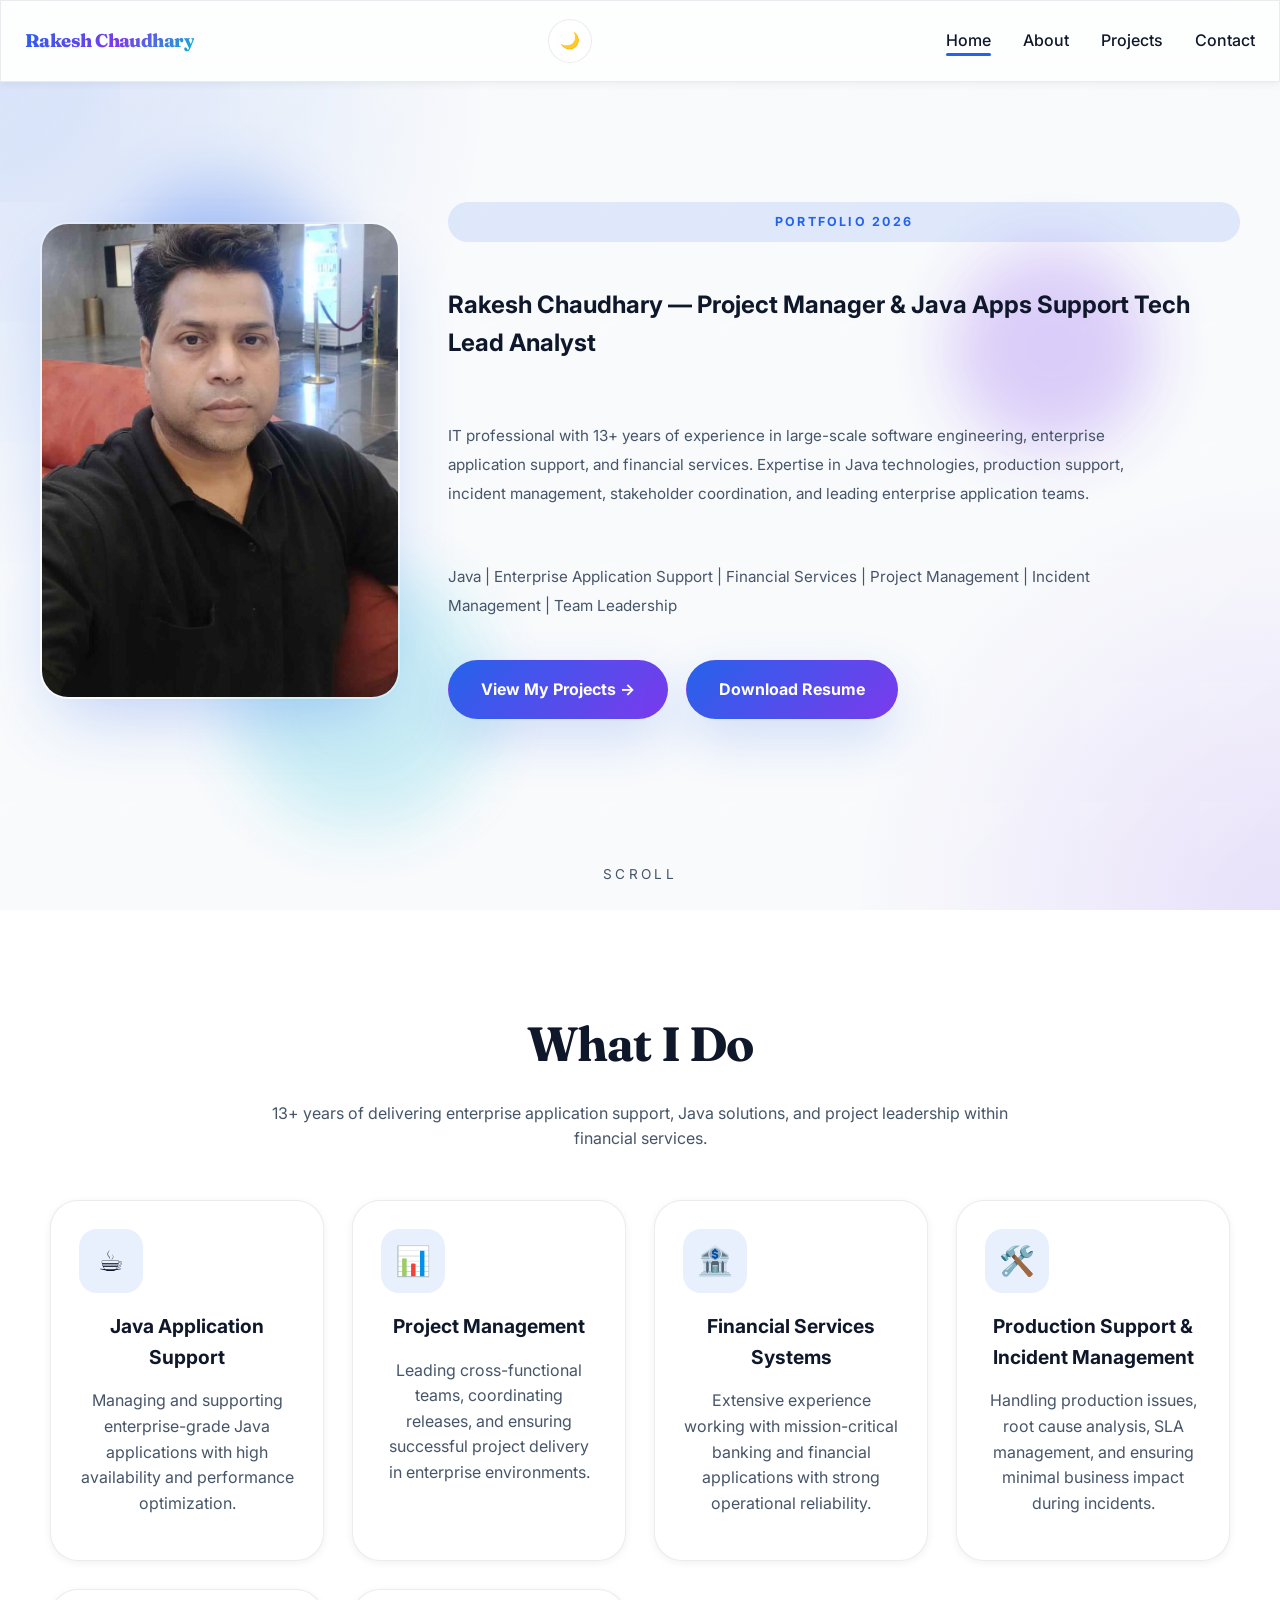
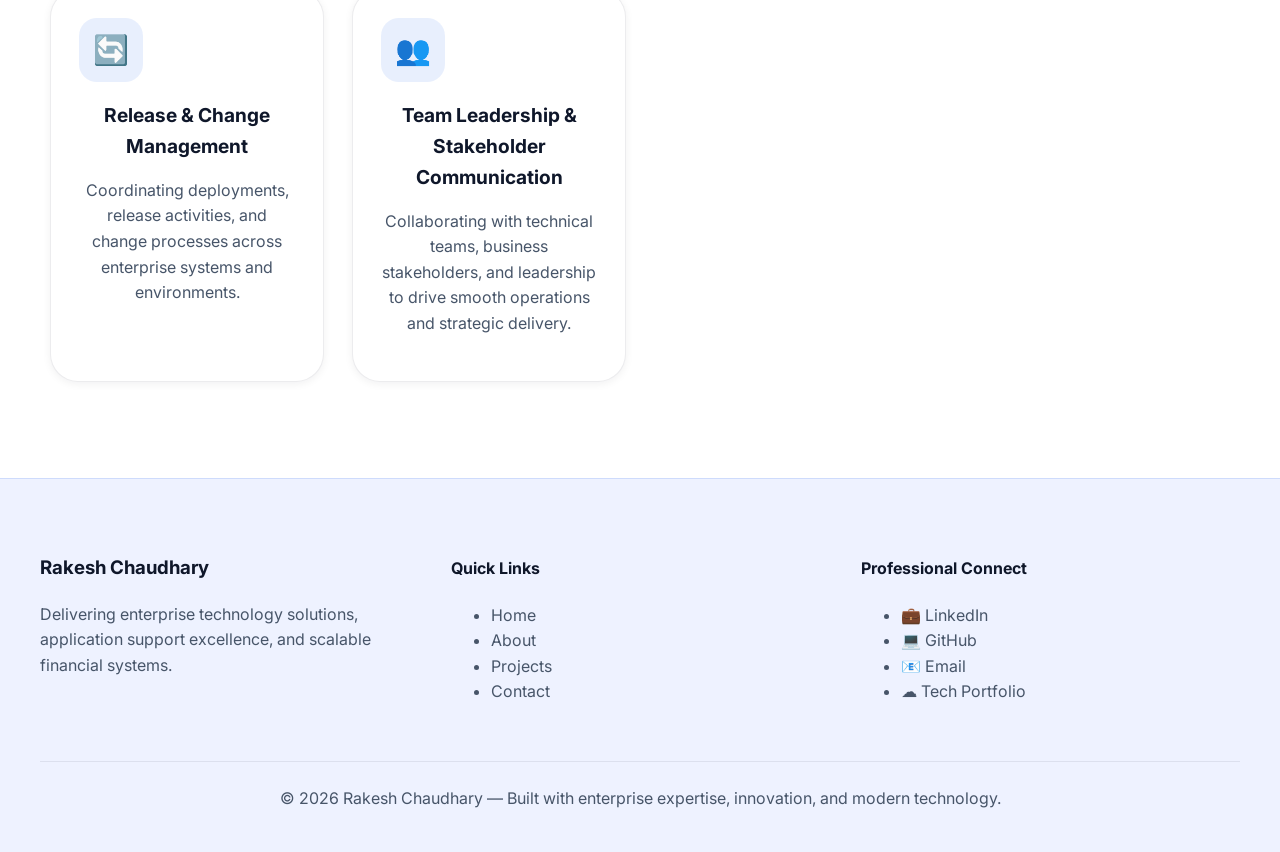
<file: index.html>
<!DOCTYPE html>
<html lang="en">
<head>
  <meta charset="UTF-8">
  <meta name="viewport" content="width=device-width, initial-scale=1.0">
  <title>RakeshChaudhary | Java Devloper and project manager</title>
  <link rel="stylesheet" href="styles.css">
</head>
<body>
  <!-- Site navigation bar -->
  <!-- Brand name on the left -->
  <!-- Navigation links on the right -->
  <!-- Hamburger menu for mobile -->
  <nav class="site-nav">
    <div class="nav-brand">Rakesh Chaudhary</div>
    <div class="nav-actions">
      <button class="theme-toggle" id="theme-toggle" aria-label="Activate dark theme" aria-pressed="false">🌙</button>
      <button class="nav-toggle" id="nav-toggle" aria-label="Toggle menu">☰</button>
    </div>
    <ul class="nav-links" id="nav-links">
      <li><a href="index.html" class="active">Home</a></li>
      <li><a href="about.html">About</a></li>
      <li><a href="projects.html">Projects</a></li>
      <li><a href="contact.html">Contact</a></li>
    </ul>
  </nav>

  <!-- Hero section for an enterprise IT leader -->
  <section class="hero">
    <div class="hero-decor">
      <span class="hero-blob hero-blob-1"></span>
      <span class="hero-blob hero-blob-2"></span>
      <span class="hero-blob hero-blob-3"></span>
      <span class="hero-scroll">Scroll</span>
    </div>
    <div class="hero-grid">
      <div class="hero-figure">
        <img src="profile.jpg" alt="Rakesh Chaudhary" class="hero-image">
      </div>
      <div class="hero-inner">
        <span class="hero-eyebrow">PORTFOLIO 2026</span>
        <h2>Rakesh Chaudhary — Project Manager &amp; Java Apps Support Tech Lead Analyst</h2>
        <p>IT professional with 13+ years of experience in large-scale software engineering, enterprise application support, and financial services. Expertise in Java technologies, production support, incident management, stakeholder coordination, and leading enterprise application teams.</p>
        <p class="hero-skills">Java | Enterprise Application Support | Financial Services | Project Management | Incident Management | Team Leadership</p>
        <div class="hero-actions">
          <a href="projects.html" class="btn btn-primary">View My Projects →</a>
          <a href="Rakesh_Chaudhary_CV.docx" download class="btn btn-secondary">Download Resume</a>
        </div>
      </div>
    </div>
  </section>

  <!-- Core Expertise section highlighting enterprise IT leadership and support experience -->
  <section class="skills-section">
    <div class="skills-content">
      <h2>What I Do</h2>
      <p class="skills-tagline">13+ years of delivering enterprise application support, Java solutions, and project leadership within financial services.</p>
      <div class="skills-grid">
        <!-- Expertise card: Java Application Support -->
        <article class="skill-card">
          <div class="skill-icon">☕</div>
          <h3>Java Application Support</h3>
          <p>Managing and supporting enterprise-grade Java applications with high availability and performance optimization.</p>
        </article>
        <!-- Expertise card: Project Management -->
        <article class="skill-card">
          <div class="skill-icon">📊</div>
          <h3>Project Management</h3>
          <p>Leading cross-functional teams, coordinating releases, and ensuring successful project delivery in enterprise environments.</p>
        </article>
        <!-- Expertise card: Financial Services Systems -->
        <article class="skill-card">
          <div class="skill-icon">🏦</div>
          <h3>Financial Services Systems</h3>
          <p>Extensive experience working with mission-critical banking and financial applications with strong operational reliability.</p>
        </article>
        <!-- Expertise card: Production Support & Incident Management -->
        <article class="skill-card">
          <div class="skill-icon">🛠️</div>
          <h3>Production Support &amp; Incident Management</h3>
          <p>Handling production issues, root cause analysis, SLA management, and ensuring minimal business impact during incidents.</p>
        </article>
        <!-- Expertise card: Release & Change Management -->
        <article class="skill-card">
          <div class="skill-icon">🔄</div>
          <h3>Release &amp; Change Management</h3>
          <p>Coordinating deployments, release activities, and change processes across enterprise systems and environments.</p>
        </article>
        <!-- Expertise card: Team Leadership & Stakeholder Communication -->
        <article class="skill-card">
          <div class="skill-icon">👥</div>
          <h3>Team Leadership &amp; Stakeholder Communication</h3>
          <p>Collaborating with technical teams, business stakeholders, and leadership to drive smooth operations and strategic delivery.</p>
        </article>
      </div>
    </div>
  </section>

  <!-- PROFESSIONAL ENTERPRISE FOOTER -->
  <footer class="site-footer">
    <div class="footer-content">
      <div class="footer-grid">
        <!-- Column 1: Brand Section -->
        <div class="footer-column">
          <h3 class="footer-heading">Rakesh Chaudhary</h3>
          <p class="footer-tagline">Delivering enterprise technology solutions, application support excellence, and scalable financial systems.</p>
        </div>

        <!-- Column 2: Quick Links -->
        <div class="footer-column">
          <h4 class="footer-heading">Quick Links</h4>
          <ul class="footer-links">
            <li><a href="index.html">Home</a></li>
            <li><a href="about.html">About</a></li>
            <li><a href="projects.html">Projects</a></li>
            <li><a href="contact.html">Contact</a></li>
          </ul>
        </div>

        <!-- Column 3: Professional Connect -->
        <div class="footer-column">
          <h4 class="footer-heading">Professional Connect</h4>
          <ul class="footer-social-links">
            <li><a href="https://www.linkedin.com/in/rakesh-chaudhary-27833222" target="_blank" rel="noopener">💼 LinkedIn</a></li>
            <li><a href="https://github.com/RakeshChaudhary" target="_blank" rel="noopener">💻 GitHub</a></li>
            <li><a href="mailto:rakeshparwatihiralal.chaudhary@gmail.com">📧 Email</a></li>
            <li><a href="#">☁️ Tech Portfolio</a></li>
          </ul>
        </div>
      </div>

      <!-- Copyright Strip -->
      <div class="footer-copyright">
        <p>© 2026 Rakesh Chaudhary — Built with enterprise expertise, innovation, and modern technology.</p>
      </div>
    </div>
  </footer>

  <script src="script.js"></script>
</body>
</html>
</file>
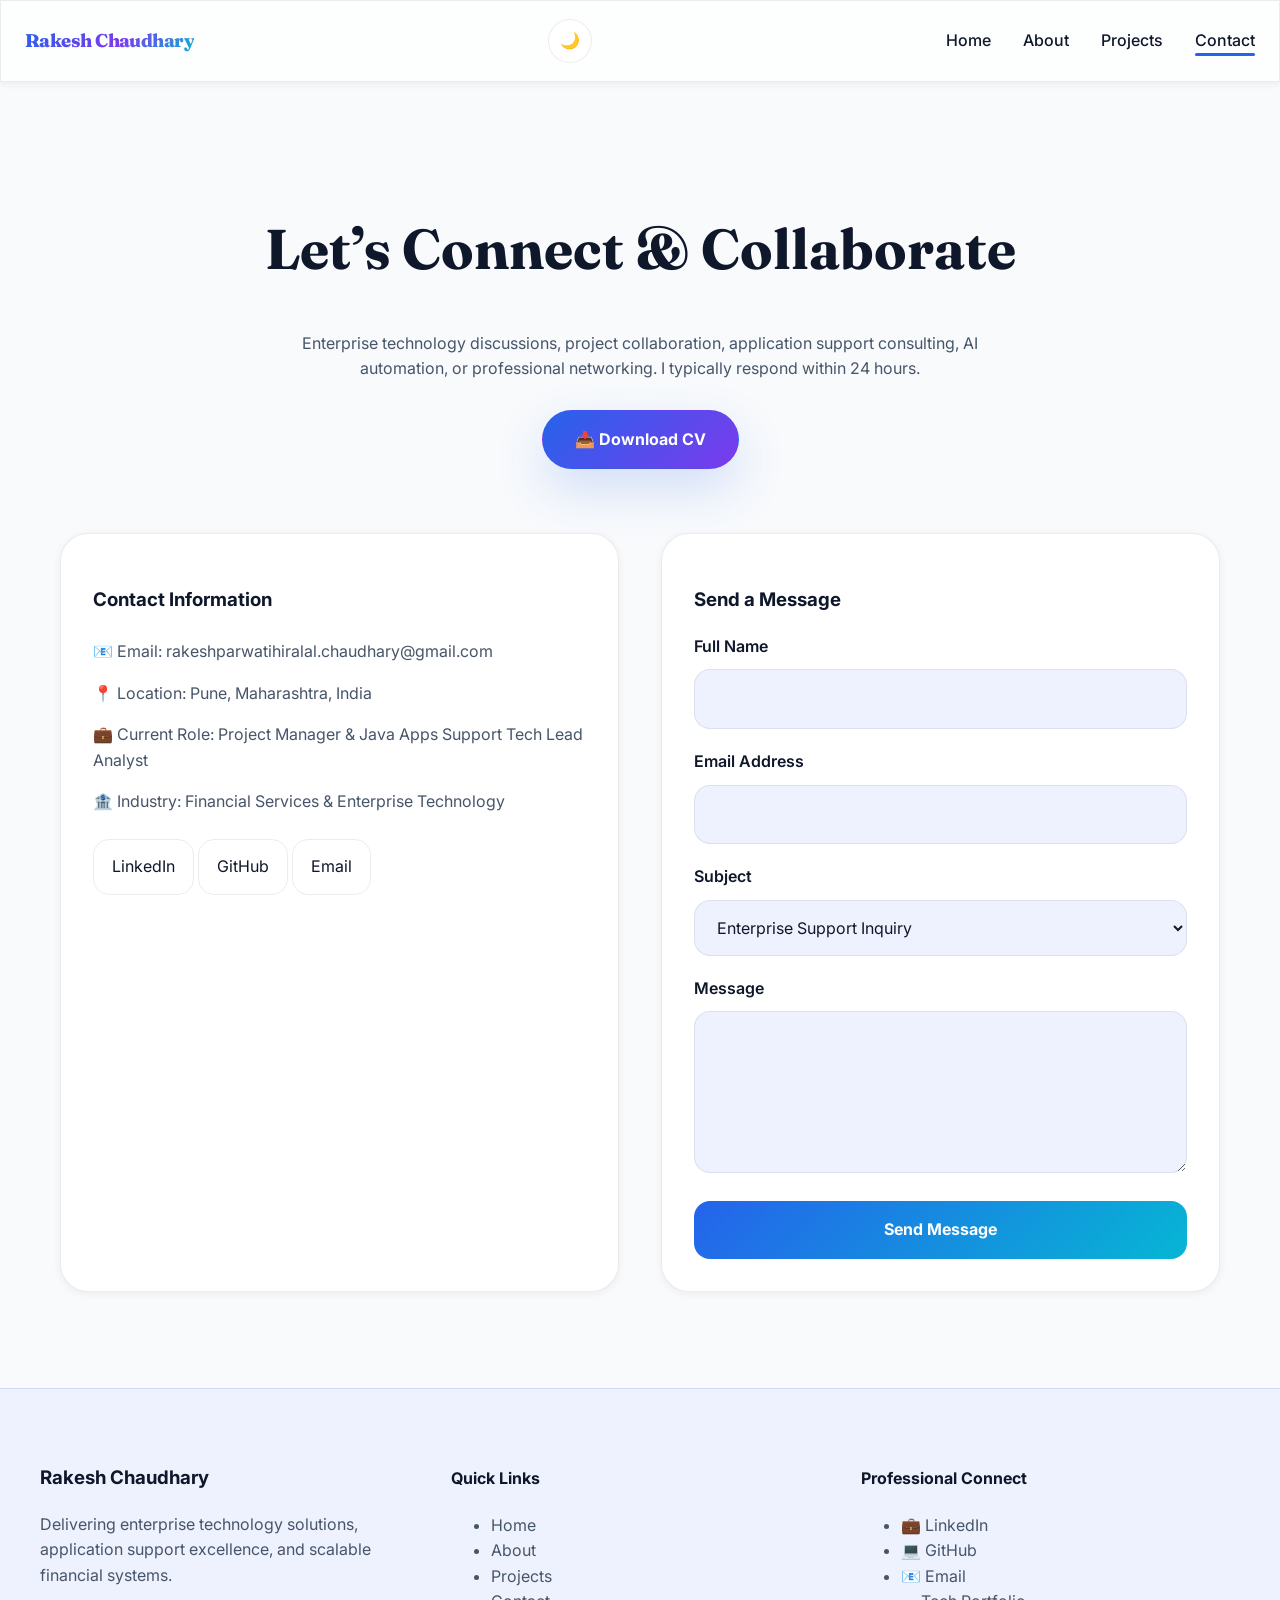
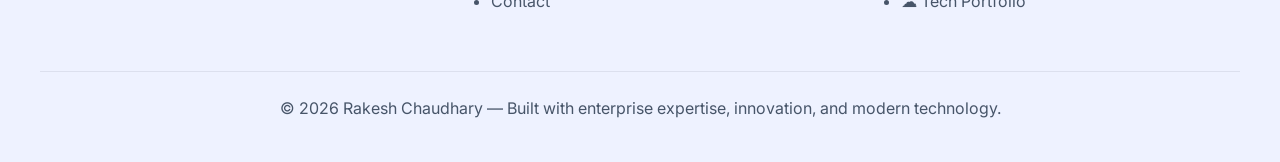
<file: contact.html>
<!DOCTYPE html>
<html lang="en">
<head>
  <meta charset="UTF-8">
  <meta name="viewport" content="width=device-width, initial-scale=1.0">
  <title>Contact — Rakesh Chaudhary</title>
  <link rel="stylesheet" href="styles.css">
</head>
<body>
  <!-- Site navigation bar (same as index.html) -->
  <!-- Brand name on the left -->
  <!-- Navigation links on the right -->
  <!-- Hamburger menu for mobile -->
  <nav class="site-nav">
    <div class="nav-brand">Rakesh Chaudhary</div>
    <div class="nav-actions">
      <button class="theme-toggle" id="theme-toggle" aria-label="Activate dark theme" aria-pressed="false">🌙</button>
      <button class="nav-toggle" id="nav-toggle" aria-label="Toggle menu">☰</button>
    </div>
    <ul class="nav-links" id="nav-links">
      <li><a href="index.html">Home</a></li>
      <li><a href="about.html">About</a></li>
      <li><a href="projects.html">Projects</a></li>
      <li><a href="contact.html" class="active">Contact</a></li>
    </ul>
  </nav>

  <!-- PAGE HEADER SECTION -->
  <header class="contact-header">
    <div class="contact-header-inner">
      <h1>Let’s Connect &amp; Collaborate</h1>
      <p class="contact-subtitle">Enterprise technology discussions, project collaboration, application support consulting, AI automation, or professional networking. I typically respond within 24 hours.</p>      <div class="header-actions">
        <a href="Rakesh_Chaudhary_CV.docx" download class="btn btn-secondary">📥 Download CV</a>
      </div>    </div>
  </header>

  <!-- CONTACT SECTION -->
  <section class="contact-section">
    <div class="contact-grid">
      <!-- LEFT COLUMN: Professional Contact Card -->
      <aside class="contact-card">
        <h3>Contact Information</h3>
        <p class="contact-line">📧 Email: rakeshparwatihiralal.chaudhary@gmail.com</p>
        <p class="contact-line">📍 Location: Pune, Maharashtra, India</p>
        <p class="contact-line">💼 Current Role: Project Manager &amp; Java Apps Support Tech Lead Analyst</p>
        <p class="contact-line">🏦 Industry: Financial Services &amp; Enterprise Technology</p>

        <div class="social-links">
          <a href="https://www.linkedin.com/in/rakesh-chaudhary-27833222" class="social-link" target="_blank" rel="noopener">LinkedIn</a>
          <a href="https://github.com/RakeshChaudhary" class="social-link" target="_blank" rel="noopener">GitHub</a>
          <a href="mailto:rakeshparwatihiralal.chaudhary@gmail.com" class="social-link">Email</a>
        </div>
      </aside>

      <!-- RIGHT COLUMN: Contact Form -->
      <div class="contact-form-wrap">
        <h3>Send a Message</h3>
        <form id="contact-form" class="contact-form">
          <div class="field-group">
            <label for="fullName">Full Name</label>
            <input id="fullName" name="fullName" type="text" required>
          </div>

          <div class="field-group">
            <label for="email">Email Address</label>
            <input id="email" name="email" type="email" required>
          </div>

          <div class="field-group">
            <label for="subject">Subject</label>
            <select id="subject" name="subject" required>
              <option value="Enterprise Support Inquiry">Enterprise Support Inquiry</option>
              <option value="Project Collaboration">Project Collaboration</option>
              <option value="AI & Automation Discussion">AI &amp; Automation Discussion</option>
              <option value="Technical Consultation">Technical Consultation</option>
              <option value="Career Networking">Career Networking</option>
              <option value="Other">Other</option>
            </select>
          </div>

          <div class="field-group">
            <label for="message">Message</label>
            <textarea id="message" name="message" rows="5" required></textarea>
          </div>

          <button type="submit" class="btn submit-btn">Send Message</button>
        </form>

        <div id="contact-success" class="contact-success" hidden>
          ✅ Thank you! Your message has been sent successfully. I will get back to you within 24 hours.
        </div>
      </div>
    </div>
  </section>

  <!-- PROFESSIONAL ENTERPRISE FOOTER -->
  <footer class="site-footer">
    <div class="footer-content">
      <div class="footer-grid">
        <!-- Column 1: Brand Section -->
        <div class="footer-column">
          <h3 class="footer-heading">Rakesh Chaudhary</h3>
          <p class="footer-tagline">Delivering enterprise technology solutions, application support excellence, and scalable financial systems.</p>
        </div>

        <!-- Column 2: Quick Links -->
        <div class="footer-column">
          <h4 class="footer-heading">Quick Links</h4>
          <ul class="footer-links">
            <li><a href="index.html">Home</a></li>
            <li><a href="about.html">About</a></li>
            <li><a href="projects.html">Projects</a></li>
            <li><a href="contact.html">Contact</a></li>
          </ul>
        </div>

        <!-- Column 3: Professional Connect -->
        <div class="footer-column">
          <h4 class="footer-heading">Professional Connect</h4>
          <ul class="footer-social-links">
            <li><a href="https://www.linkedin.com/in/rakeshparwatihiralal-chaudhary" target="_blank" rel="noopener">💼 LinkedIn</a></li>
            <li><a href="https://github.com/RakeshChaudhary" target="_blank" rel="noopener">💻 GitHub</a></li>
            <li><a href="mailto:rakeshparwatihiralal.chaudhary@gmail.com">📧 Email</a></li>
            <li><a href="#">☁️ Tech Portfolio</a></li>
          </ul>
        </div>
      </div>

      <!-- Copyright Strip -->
      <div class="footer-copyright">
        <p>© 2026 Rakesh Chaudhary — Built with enterprise expertise, innovation, and modern technology.</p>
      </div>
    </div>
  </footer>

  <script src="script.js"></script>
</body>
</html>
</file>
<file: styles.css>
@import url("https://fonts.googleapis.com/css2?family=Inter:wght@400;500;600;700&family=Fraunces:wght@600&display=swap");

/* === ENTERPRISE DESIGN TOKENS === */
:root {
  --bg: #f8fafc;
  --surface: #ffffff;
  --surface-2: #eef2ff;
  --text: #0f172a;
  --text-muted: #475569;
  --border: rgba(15,23,42,.08);

  --primary: #2563eb;
  --primary-2: #7c3aed;
  --accent: #06b6d4;

  --success: #16a34a;
  --danger: #dc2626;

  --shadow-sm: 0 2px 8px rgba(15,23,42,.06);
  --shadow-md: 0 18px 40px -12px rgba(37,99,235,.18);
  --shadow-lg: 0 30px 70px -20px rgba(37,99,235,.30);

  --radius-sm: 10px;
  --radius-md: 18px;
  --radius-lg: 28px;
  --radius-pill: 999px;

  --ease: cubic-bezier(.2,.7,.2,1);

  --dur-fast: 180ms;
  --dur: 320ms;
  --dur-slow: 650ms;

  --grad-hero: linear-gradient(135deg,#2563eb 0%,#7c3aed 55%,#06b6d4 100%);
  --grad-text: linear-gradient(135deg,#0f172a 0%,#2563eb 55%,#06b6d4 100%);
}

[data-theme="dark"] {
  --bg: #020617;
  --surface: #0f172a;
  --surface-2: #1e293b;

  --text: #f8fafc;
  --text-muted: #94a3b8;

  --border: rgba(248,250,252,.10);

  --shadow-sm: 0 2px 10px rgba(0,0,0,.35);
  --shadow-md: 0 18px 50px -12px rgba(6,182,212,.20);
  --shadow-lg: 0 35px 80px -20px rgba(37,99,235,.40);

  --grad-text: linear-gradient(135deg,#ffffff 0%,#7c3aed 55%,#06b6d4 100%);
}

@media (prefers-reduced-motion: reduce) {
  *, *::before, *::after {
    animation-duration: 0.01ms !important;
    animation-iteration-count: 1 !important;
    transition-duration: 0.01ms !important;
    scroll-behavior: auto !important;
  }
}

html {
  scroll-behavior: smooth;
  min-height: 100%;
}

*, *::before, *::after {
  box-sizing: border-box;
  transition: background-color var(--dur) var(--ease), color var(--dur) var(--ease), border-color var(--dur) var(--ease), box-shadow var(--dur) var(--ease), transform var(--dur) var(--ease);
}

body {
  margin: 0;
  min-height: 100vh;
  font-family: "Inter", system-ui, -apple-system, BlinkMacSystemFont, "Segoe UI", sans-serif;
  background: var(--bg);
  color: var(--text);
  line-height: 1.6;
}

button, input, select, textarea, a {
  font: inherit;
}

a {
  color: inherit;
  text-decoration: none;
}

img {
  display: block;
  max-width: 100%;
}

::selection {
  background: rgba(37,99,235,.18);
}

/* === GLOBAL ANIMATIONS & UTILITIES === */
.visually-hidden {
  position: absolute;
  width: 1px;
  height: 1px;
  padding: 0;
  overflow: hidden;
  clip: rect(0,0,0,0);
  white-space: nowrap;
  border: 0;
}

.reveal {
  opacity: 0;
  transform: translateY(24px);
  will-change: opacity, transform;
}

.reveal.visible {
  opacity: 1;
  transform: translateY(0);
}

.page-progress {
  position: fixed;
  top: 0;
  left: 0;
  width: 0;
  height: 4px;
  background: var(--primary);
  z-index: 1200;
  transition: width var(--dur) var(--ease);
}

.splash-screen {
  position: fixed;
  inset: 0;
  background: radial-gradient(circle at top left, rgba(37,99,235,.22), transparent 32%), radial-gradient(circle at bottom right, rgba(124,58,237,.18), transparent 30%), var(--bg);
  display: grid;
  place-items: center;
  z-index: 1300;
}

.splash-screen p {
  color: var(--text);
  font-size: 1.1rem;
  font-weight: 700;
}

/* === NAV (ENTERPRISE GLASS) === */
.site-nav {
  position: sticky;
  top: 0;
  z-index: 1100;
  display: flex;
  align-items: center;
  justify-content: space-between;
  gap: 16px;
  padding: 18px 24px;
  background: rgba(255,255,255,0.72);
  border: 1px solid rgba(15,23,42,.08);
  backdrop-filter: blur(16px);
  box-shadow: var(--shadow-sm);
}

[data-theme="dark"] .site-nav {
  background: rgba(4,14,34,0.80);
  border-color: rgba(248,250,252,.10);
}

.site-nav.shrink {
  padding: 12px 20px;
  box-shadow: var(--shadow-md);
}

.nav-brand {
  font-family: "Fraunces", serif;
  font-size: 1.15rem;
  font-weight: 800;
  letter-spacing: -0.03em;
  background: var(--grad-hero);
  -webkit-background-clip: text;
  color: transparent;
}

.nav-actions {
  display: flex;
  align-items: center;
  gap: 10px;
}

.theme-toggle,
.nav-toggle {
  width: 44px;
  height: 44px;
  border: 1px solid var(--border);
  border-radius: var(--radius-pill);
  background: var(--surface);
  color: var(--text);
  cursor: pointer;
  display: inline-flex;
  align-items: center;
  justify-content: center;
}

.nav-toggle {
  display: none;
}

.theme-toggle:hover,
.nav-toggle:hover {
  transform: translateY(-1px);
  box-shadow: var(--shadow-sm);
}

.theme-toggle:focus,
.nav-toggle:focus,
.btn:focus,
.contact-form input:focus,
.contact-form select:focus,
.contact-form textarea:focus {
  outline: 3px solid rgba(37,99,235,.35);
  outline-offset: 3px;
}

.nav-links {
  display: flex;
  gap: 32px;
  list-style: none;
  margin: 0;
  padding: 0;
}

.nav-links a {
  position: relative;
  color: var(--text);
  font-weight: 500;
}

.nav-links a::after {
  content: "";
  position: absolute;
  left: 0;
  bottom: -6px;
  width: 0;
  height: 3px;
  border-radius: 999px;
  background: var(--primary);
  transition: width var(--dur) var(--ease);
}

.nav-links a:hover::after,
.nav-links a.active::after {
  width: 100%;
}

.nav-links a:hover {
  color: var(--primary);
}

@media (max-width: 768px) {
  .site-nav {
    flex-wrap: wrap;
    gap: 10px;
  }

  .nav-links {
    position: absolute;
    top: 76px;
    left: 0;
    right: 0;
    background: rgba(255,255,255,0.96);
    flex-direction: column;
    align-items: stretch;
    padding: 0;
    margin: 0;
    border-bottom: 1px solid var(--border);
    max-height: 0;
    overflow: hidden;
    transition: max-height 0.35s var(--ease);
  }

  [data-theme="dark"] .nav-links {
    background: rgba(4,14,34,0.96);
  }

  .nav-links.active {
    max-height: 320px;
  }

  .nav-links li {
    border-top: 1px solid var(--border);
  }

  .nav-links a {
    display: block;
    padding: 16px 24px;
  }
}

/* === HERO (ENTERPRISE BLOBS) === */
.hero {
  position: relative;
  min-height: 92vh;
  padding: 120px 24px 80px;
  background: radial-gradient(circle at top left, rgba(37,99,235,.18), transparent 32%), radial-gradient(circle at bottom right, rgba(124,58,237,.14), transparent 28%), var(--bg);
  overflow: hidden;
}

.hero::before {
  content: "";
  position: absolute;
  inset: 0;
  background-image: linear-gradient(135deg, rgba(255,255,255,.12) 0%, rgba(255,255,255,0) 40%), linear-gradient(90deg, rgba(255,255,255,.05) 1px, transparent 1px);
  background-size: 120px 120px, 1px 1px;
  pointer-events: none;
}

.hero-decor {
  position: absolute;
  inset: 0;
  pointer-events: none;
}

.hero-blob {
  position: absolute;
  border-radius: 50%;
  filter: blur(32px);
  opacity: 0.85;
}

.hero-blob-1 {
  width: 240px;
  height: 240px;
  background: rgba(37,99,235,.35);
  top: 12%;
  left: 8%;
}

.hero-blob-2 {
  width: 200px;
  height: 200px;
  background: rgba(124,58,237,.28);
  top: 20%;
  right: 10%;
}

.hero-blob-3 {
  width: 260px;
  height: 260px;
  background: rgba(6,182,212,.22);
  bottom: 10%;
  left: 18%;
}

.hero-scroll {
  position: absolute;
  bottom: 24px;
  left: 50%;
  transform: translateX(-50%);
  font-size: 0.85rem;
  letter-spacing: 0.24em;
  text-transform: uppercase;
  color: var(--text-muted);
}

.hero-grid {
  position: relative;
  z-index: 1;
  display: flex;
  align-items: center;
  justify-content: center;
  gap: 48px;
  width: min(1200px, 100%);
  margin: 0 auto;
}

.hero-figure {
  flex: 0 0 min(360px, 45%);
  display: flex;
  justify-content: center;
}

.hero-image {
  width: 100%;
  max-width: 360px;
  border-radius: var(--radius-lg);
  box-shadow: var(--shadow-lg);
  border: 2px solid rgba(255,255,255,.16);
}

.hero-inner {
  flex: 1 1 420px;
  display: flex;
  flex-direction: column;
  gap: 24px;
}

.hero-eyebrow {
  display: inline-flex;
  align-items: center;
  justify-content: center;
  padding: 10px 18px;
  border-radius: 999px;
  background: rgba(37,99,235,.12);
  color: var(--primary);
  letter-spacing: 0.18em;
  text-transform: uppercase;
  font-size: 0.78rem;
  font-weight: 700;
}

.hero h1 {
  font-family: "Fraunces", serif;
  font-size: clamp(42px, 6vw, 84px);
  line-height: 0.95;
  letter-spacing: -0.02em;
  max-width: 900px;
  margin: 0;
  background: var(--grad-text);
  -webkit-background-clip: text;
  color: transparent;
}

.hero p {
  max-width: 720px;
  font-size: 0.95rem;
  line-height: 1.9;
  color: var(--text-muted);
  text-align: left;
}

.hero-skills {
  color: var(--text-muted);
  font-size: 0.92rem;
}

.hero-actions {
  display: flex;
  flex-wrap: wrap;
  gap: 18px;
}

.btn {
  display: inline-flex;
  align-items: center;
  justify-content: center;
  padding: 16px 32px;
  border-radius: var(--radius-pill);
  font-weight: 700;
  cursor: pointer;
  border: 1px solid transparent;
}

.btn-primary {
  background: linear-gradient(135deg, var(--primary), var(--primary-2));
  color: #ffffff;
  box-shadow: 0 20px 50px rgba(37,99,235,.18);
}

.btn-primary:hover {
  transform: translateY(-2px);
}

.btn-secondary {
  background: linear-gradient(135deg, var(--primary), var(--primary-2));
  color: #ffffff;
  box-shadow: 0 20px 50px rgba(37,99,235,.18);
}

.btn-secondary:hover {
  transform: translateY(-2px);
}

/* === EXPERTISE GRID === */
.skills-section {
  padding: 96px 24px;
  background: var(--surface);
}

.skills-content {
  max-width: 1180px;
  margin: 0 auto;
  text-align: center;
}

.skills-section h2 {
  font-family: "Fraunces", serif;
  font-size: clamp(34px, 4vw, 48px);
  margin: 0 auto 18px;
  letter-spacing: -0.02em;
}

.skills-tagline {
  color: var(--text-muted);
  max-width: 760px;
  margin: 0 auto 48px;
}

.skills-grid {
  display: grid;
  grid-template-columns: repeat(auto-fit, minmax(260px, 1fr));
  gap: 28px;
}

.skill-card {
  position: relative;
  padding: 28px;
  border-radius: var(--radius-lg);
  background: var(--surface);
  border: 1px solid var(--border);
  box-shadow: var(--shadow-sm);
  overflow: hidden;
}

.skill-card::before {
  content: "";
  position: absolute;
  inset: 0;
  background: linear-gradient(135deg, rgba(37,99,235,.08), transparent 35%, rgba(124,58,237,.08));
  opacity: 0;
  transition: opacity var(--dur) var(--ease);
}

.skill-card:hover::before {
  opacity: 1;
}

.skill-card:hover {
  transform: translateY(-4px);
  box-shadow: var(--shadow-md);
}

.skill-icon {
  width: 64px;
  height: 64px;
  display: grid;
  place-items: center;
  margin-bottom: 18px;
  border-radius: 18px;
  background: rgba(37,99,235,.10);
  font-size: 1.8rem;
}

.skill-card h3 {
  margin: 0 0 12px;
  font-size: 1.2rem;
}

.skill-card p {
  color: var(--text-muted);
}

/* === ABOUT PAGE === */
.about-header {
  padding: 88px 24px 42px;
  position: relative;
  overflow: hidden;
}

.about-header::before {
  content: "";
  position: absolute;
  inset: 0;
  background: radial-gradient(circle at top left, rgba(37,99,235,.18), transparent 30%);
  pointer-events: none;
}

.about-header-inner {
  position: relative;
  max-width: 920px;
  margin: 0 auto;
  text-align: center;
}

.about-header h1 {
  font-family: "Fraunces", serif;
  font-size: clamp(38px, 5vw, 62px);
  letter-spacing: -0.02em;
  margin-bottom: 18px;
}

.about-subtitle {
  color: var(--text-muted);
  max-width: 760px;
  margin: 0 auto;
  line-height: 1.8;
}

.header-actions {
  display: flex;
  justify-content: center;
  gap: 18px;
  margin-top: 28px;
}

.stats-strip {
  position: relative;
  z-index: 1;
  display: grid;
  grid-template-columns: repeat(3, minmax(0, 1fr));
  gap: 18px;
  margin-top: 36px;
}

.stat-card {
  padding: 22px;
  border-radius: var(--radius-lg);
  background: rgba(255,255,255,.95);
  border: 1px solid var(--border);
  box-shadow: var(--shadow-sm);
}

.stat-value {
  display: block;
  font-size: 1.5rem;
  font-weight: 700;
  color: var(--primary);
  margin-bottom: 8px;
}

.stat-label {
  color: var(--text-muted);
}

.bio-section,
.timeline-section,
.highlights-section {
  padding: 64px 24px;
}

.bio-grid {
  max-width: 1160px;
  margin: 0 auto;
  display: grid;
  grid-template-columns: 1fr 1fr;
  gap: 40px;
  align-items: center;
}

.bio-image-wrap {
  padding: 18px;
  border-radius: var(--radius-lg);
  background: linear-gradient(180deg, rgba(37,99,235,.12), rgba(124,58,237,.08));
  box-shadow: var(--shadow-sm);
}

.bio-image {
  width: 100%;
  aspect-ratio: 1/1;
  border-radius: 24px;
  border: 1px solid var(--border);
}

.bio-text p {
  margin: 0 0 20px;
  color: var(--text-muted);
  line-height: 1.9;
}

.timeline-inner {
  max-width: 960px;
  margin: 0 auto;
}

.timeline {
  position: relative;
  padding-left: 30px;
}

.timeline::before {
  content: "";
  position: absolute;
  top: 0;
  left: 18px;
  width: 4px;
  height: 100%;
  background: linear-gradient(180deg, var(--primary), var(--accent));
  border-radius: 999px;
}

.timeline-item {
  position: relative;
  padding: 24px 0 24px 34px;
}

.timeline-item:not(:last-child) {
  margin-bottom: 24px;
}

.timeline-item::before {
  content: "";
  position: absolute;
  left: -6px;
  top: 24px;
  width: 16px;
  height: 16px;
  border-radius: 50%;
  background: var(--surface);
  border: 4px solid var(--primary);
}

.timeline-year {
  display: inline-flex;
  align-items: center;
  gap: 10px;
  margin-bottom: 10px;
  font-weight: 700;
  color: var(--primary);
}

.timeline-body h3 {
  margin: 0 0 10px;
  font-size: 1.15rem;
}

.timeline-body p {
  margin: 0;
  color: var(--text-muted);
  line-height: 1.75;
}

.highlights-inner {
  max-width: 1160px;
  margin: 0 auto;
}

.highlights-grid {
  display: grid;
  grid-template-columns: repeat(2, minmax(0, 1fr));
  gap: 24px;
  margin-top: 32px;
}

.highlight-card {
  padding: 28px;
  border-radius: var(--radius-lg);
  background: var(--surface);
  border: 1px solid var(--border);
  box-shadow: var(--shadow-sm);
}

.highlight-icon {
  width: 60px;
  height: 60px;
  display: grid;
  place-items: center;
  margin-bottom: 18px;
  border-radius: 18px;
  background: rgba(6,182,212,.12);
  font-size: 1.7rem;
}

.highlight-card h3 {
  margin: 0 0 10px;
}

.highlight-card p {
  margin: 0;
  color: var(--text-muted);
}

/* === PROJECTS PAGE === */
.projects-header {
  padding: 84px 24px 24px;
  text-align: center;
}

.projects-header h1 {
  font-family: "Fraunces", serif;
  font-size: clamp(38px, 5vw, 56px);
  letter-spacing: -0.02em;
}

.projects-subtitle {
  color: var(--text-muted);
  max-width: 760px;
  margin: 16px auto 0;
}

.projects-section {
  padding: 40px 24px 96px;
}

.tech-marquee {
  overflow: hidden;
  padding: 14px 0;
  margin: 0 auto 32px;
  border-radius: 999px;
  background: rgba(37,99,235,.08);
  border: 1px solid rgba(37,99,235,.12);
}

.tech-track {
  display: inline-flex;
  align-items: center;
  gap: 28px;
  white-space: nowrap;
  animation: marquee 18s linear infinite;
  color: var(--primary);
  font-size: 0.95rem;
  font-weight: 600;
}

@keyframes marquee {
  from { transform: translateX(0); }
  to { transform: translateX(-50%); }
}

.projects-grid {
  display: grid;
  grid-template-columns: repeat(auto-fit, minmax(320px, 1fr));
  gap: 28px;
}

.project-card {
  border-radius: var(--radius-lg);
  border: 1px solid var(--border);
  overflow: hidden;
  background: var(--surface);
  box-shadow: var(--shadow-sm);
}

.project-card:hover {
  transform: translateY(-6px);
  box-shadow: var(--shadow-md);
}

.project-image {
  height: 220px;
  object-fit: cover;
  transition: transform var(--dur) var(--ease);
}

.project-card:hover .project-image {
  transform: scale(1.04);
}

.project-body {
  padding: 24px;
}

.project-tags {
  display: flex;
  flex-wrap: wrap;
  gap: 10px;
}

.tag {
  display: inline-flex;
  align-items: center;
  padding: 8px 14px;
  border-radius: var(--radius-pill);
  background: rgba(37,99,235,.09);
  color: var(--primary);
  font-size: 0.82rem;
  font-weight: 700;
}

.project-link {
  margin-top: 18px;
  display: inline-flex;
  align-items: center;
  color: var(--primary);
}

.project-link:hover {
  text-decoration: underline;
}

/* === CONTACT PAGE === */
.contact-header {
  padding: 84px 24px 24px;
  text-align: center;
}

.contact-header h1 {
  font-family: "Fraunces", serif;
  font-size: clamp(38px, 5vw, 56px);
}

.contact-subtitle {
  color: var(--text-muted);
  max-width: 760px;
  margin: 16px auto 0;
}

.contact-section {
  padding: 40px 24px 96px;
}

.contact-grid {
  max-width: 1160px;
  margin: 0 auto;
  display: grid;
  grid-template-columns: 1fr 1fr;
  gap: 42px;
}

.contact-card,
.contact-form-wrap {
  border-radius: var(--radius-lg);
  border: 1px solid var(--border);
  background: var(--surface);
  box-shadow: var(--shadow-sm);
}

.contact-card {
  padding: 32px;
}

.contact-card h3 {
  margin-bottom: 24px;
}

.contact-line {
  margin-bottom: 16px;
  color: var(--text-muted);
}

.social-links {
  margin-top: 24px;
}

.social-link {
  display: inline-flex;
  align-items: center;
  gap: 10px;
  color: var(--text);
  padding: 14px 18px;
  border-radius: 16px;
  border: 1px solid var(--border);
  margin-bottom: 12px;
}

.social-link:hover {
  color: var(--primary);
  background: rgba(37,99,235,.08);
  transform: translateX(4px);
}

.contact-form-wrap {
  padding: 32px;
}

.field-group {
  position: relative;
  margin-bottom: 20px;
}

.contact-form label {
  display: block;
  margin-bottom: 10px;
  font-weight: 600;
}

.contact-form input,
.contact-form select,
.contact-form textarea {
  width: 100%;
  padding: 16px 18px;
  border-radius: 16px;
  border: 1px solid var(--border);
  background: var(--surface-2);
  color: var(--text);
}

.contact-form textarea {
  min-height: 152px;
}

.contact-form input:focus,
.contact-form select:focus,
.contact-form textarea:focus {
  border-color: rgba(37,99,235,.45);
  box-shadow: 0 0 0 4px rgba(37,99,235,.12);
}

.submit-btn {
  width: 100%;
  padding: 16px 22px;
  border-radius: 16px;
  border: none;
  color: #ffffff;
  background: linear-gradient(135deg, var(--primary), var(--accent));
  font-weight: 700;
}

.submit-btn:hover {
  transform: translateY(-2px);
}

.contact-success {
  margin-top: 20px;
  padding: 18px;
  border-radius: 16px;
  background: rgba(22,163,74,.12);
  color: var(--success);
  border: 1px solid rgba(22,163,74,.18);
}

.contact-section {
  opacity: 0;
  transform: translateY(18px);
  transition: opacity 0.7s ease, transform 0.7s ease;
}

.contact-section.visible {
  opacity: 1;
  transform: translateY(0);
}

/* === FOOTER === */
.site-footer {
  background: var(--surface-2);
  color: var(--text-muted);
  padding: 56px 24px 40px;
  border-top: 1px solid rgba(37,99,235,.16);
}

.site-footer::before {
  content: "";
  position: absolute;
}

.footer-content {
  max-width: 1200px;
  margin: 0 auto;
}

.footer-grid {
  display: grid;
  grid-template-columns: repeat(3, minmax(0, 1fr));
  gap: 32px;
  margin-bottom: 40px;
}

.footer-heading {
  color: var(--text);
}

.footer-tagline {
  max-width: 360px;
  margin-bottom: 18px;
  color: var(--text-muted);
}

.footer-links a,
.footer-social-links a {
  color: var(--text-muted);
}

.footer-social-links a:hover,
.footer-links a:hover {
  color: var(--primary);
}

.footer-social-links a {
  transition: color var(--dur) var(--ease), transform var(--dur) var(--ease);
}

.footer-social-links a:hover {
  transform: translateX(6px);
}

.footer-copyright {
  border-top: 1px solid rgba(15,23,42,.08);
  padding-top: 24px;
  text-align: center;
}

.footer-copyright p {
  margin: 0;
  color: var(--text-muted);
}

/* === REDUCED MOTION === */
@media (prefers-reduced-motion: reduce) {
  .hero-image,
  .project-card:hover,
  .btn,
  .skill-card:hover,
  .project-image,
  .social-link:hover,
  .project-link:hover {
    transform: none;
    transition: none;
  }
}

@media (max-width: 900px) {
  .hero-grid,
  .skills-grid,
  .bio-grid,
  .projects-grid,
  .contact-grid,
  .footer-grid,
  .highlights-grid,
  .tech-track {
    width: 100%;
  }

  .hero-grid {
    flex-direction: column;
    text-align: center;
  }

  .hero-figure,
  .hero-inner {
    width: 100%;
  }

  .hero-inner {
    align-items: center;
  }

  .skills-section,
  .about-header,
  .bio-section,
  .timeline-section,
  .highlights-section,
  .projects-section,
  .contact-section {
    padding-left: 20px;
    padding-right: 20px;
  }

  .projects-grid,
  .skills-grid,
  .bio-grid,
  .contact-grid,
  .footer-grid,
  .highlights-grid {
    grid-template-columns: 1fr;
  }

  .contact-grid {
    gap: 30px;
  }
}

@media (max-width: 640px) {
  .site-nav {
    padding: 14px 18px;
  }

  .hero {
    padding: 90px 18px 60px;
  }

  .hero h1 {
    font-size: clamp(32px, 8vw, 42px);
  }

  .hero p,
  .hero-skills,
  .about-subtitle,
  .projects-subtitle,
  .contact-subtitle {
    font-size: 0.97rem;
  }

  .projects-section,
  .contact-section,
  .bio-section,
  .highlights-section {
    padding-left: 16px;
    padding-right: 16px;
    padding-top: 42px;
    padding-bottom: 42px;
  }

  .stats-strip {
    grid-template-columns: 1fr;
  }

  .nav-links {
    top: 76px;
  }

  .theme-toggle,
  .nav-toggle {
    width: 40px;
    height: 40px;
  }
}

@media (max-width: 480px) {
  .hero {
    padding: 72px 16px 48px;
  }

  .hero h1,
  .about-header h1,
  .contact-header h1,
  .projects-header h1 {
    font-size: 32px;
  }

  .skills-section,
  .projects-section,
  .contact-section {
    padding-left: 16px;
    padding-right: 16px;
  }

  .submit-btn,
  .theme-toggle,
  .nav-toggle {
    width: 100%;
  }
}
</file>
